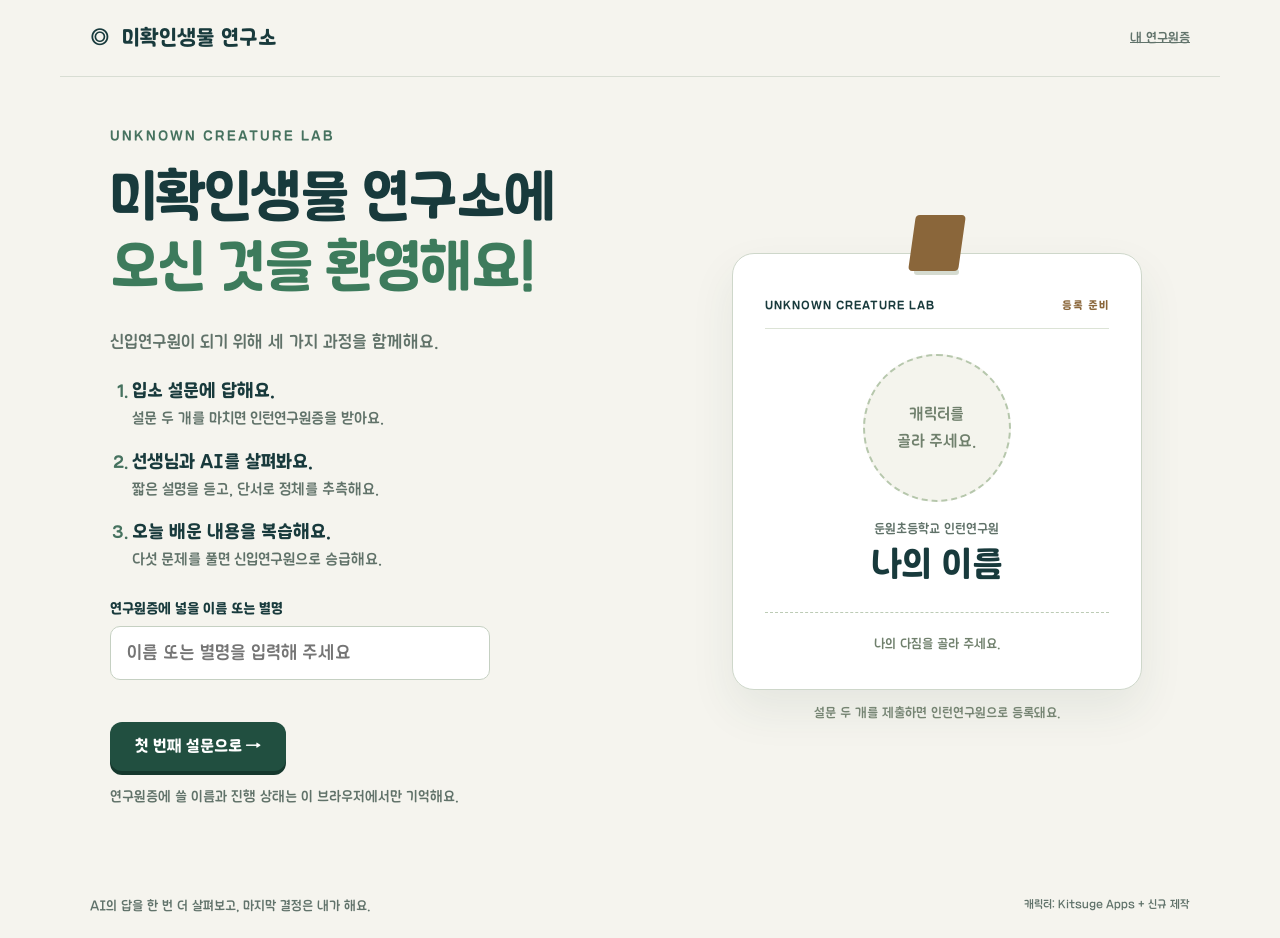
<file: index.html>
<!doctype html>
<html lang="ko"><head><meta charset="utf-8"><meta name="viewport" content="width=device-width,initial-scale=1"><title>미확인생물 연구소 · 신입 연구원 훈련</title><link rel="stylesheet" href="style.css?v=course5-20261012"></head>
<body><header><a class="brand" href="#badge">◎ <span>미확인생물 연구소</span></a><a class="chapter" href="#badge">내 연구원증</a></header><main id="app"></main><footer>AI의 답을 한 번 더 살펴보고, 마지막 결정은 내가 해요. <span>캐릭터: Kitsuge Apps + 신규 제작</span></footer><script src="course-state.js?v=course5-20261012"></script><script src="app.js?v=course5-20261012"></script></body></html>
</file>
<file: style.css>
@font-face{font-family:LaundryGothic;src:url('assets/fonts/laundry-gothic-regular.otf') format('opentype');font-weight:400;font-style:normal;font-display:swap}@font-face{font-family:LaundryGothic;src:url('assets/fonts/laundry-gothic-bold.otf') format('opentype');font-weight:700;font-style:normal;font-display:swap}*{box-sizing:border-box}body{margin:0;background:#f5f4ee;color:#183a3c;font-family:LaundryGothic,'Malgun Gothic',sans-serif}header{max-width:1160px;margin:auto;padding:26px 30px;display:flex;justify-content:space-between;align-items:center;border-bottom:1px solid #d8ddd3}.brand{text-decoration:none;color:inherit;font-size:21px;font-weight:900;display:flex;gap:12px}.chapter{font-size:13px;color:#61736b}main{max-width:1120px;margin:0 auto;min-height:calc(100vh - 162px);padding:52px 30px}footer{max-width:1160px;margin:auto;padding:20px 30px;color:#61736b;font-size:12px;display:flex;justify-content:space-between}.hero,.editor{display:grid;grid-template-columns:1.12fr 1fr;gap:70px;align-items:center}.eyebrow{font-size:13px;letter-spacing:2px;font-weight:800;color:#46725f;margin-bottom:20px}h1{font-size:clamp(32px,4.4vw,57px);line-height:1.25;letter-spacing:-2px;margin:0 0 22px}h2{font-size:32px;line-height:1.4;margin:15px 0 22px;letter-spacing:-1px}p{line-height:1.85;color:#607269;font-size:17px}.accent{color:#3d7b5c}button,input{font:inherit}button{cursor:pointer}button:disabled{cursor:default;opacity:.5}.primary,.secondary{padding:15px 25px;border-radius:12px;font-size:16px;font-weight:800;border:0}.primary{background:#214f40;color:white;box-shadow:0 4px 0 #15382d}.secondary{background:#e7ece2;color:#214f40}.actions{display:flex;gap:12px;flex-wrap:wrap;margin-top:25px}label{display:block;font-size:14px;font-weight:800;margin:24px 0 9px}input{width:100%;max-width:380px;border:1px solid #c5d0c2;border-radius:10px;background:#fff;padding:16px;font-size:18px;color:#183a3c}input:focus{outline:3px solid #a7c8b2}button:focus-visible,a:focus-visible{outline:3px solid #cd941f;outline-offset:4px}.note{font-size:13px;color:#607269;margin-top:14px}.badge-wrap{position:relative;padding-top:38px}.lanyard{position:absolute;top:0;left:calc(50% - 25px);width:50px;height:56px;background:#365f50;transform:skew(-8deg);border-radius:4px;z-index:2}.badge{position:relative;background:white;border:1px solid #ced7ca;border-radius:22px;padding:32px;box-shadow:0 20px 45px #254d3d14;max-width:410px;margin:auto;text-align:center;overflow:hidden}.badge:before{content:'';display:block;margin:-17px auto 24px;width:45px;height:6px;border-radius:8px;background:#d5dbd0}.badge-top{display:flex;justify-content:space-between;align-items:center;font-size:11px;letter-spacing:1px;font-weight:800;border-bottom:1px solid #dce3d6;padding-bottom:16px}.status{color:#3e765d}.portrait{background:#eaf0dc;width:148px;height:148px;border-radius:50%;display:grid;place-items:center;margin:25px auto 20px}.portrait img{width:103px;height:103px}.badge-name{font-size:35px;font-weight:900;overflow-wrap:anywhere;margin:8px 0}.rank{font-size:13px;color:#607269}.badge-line{margin-top:27px;padding-top:20px;border-top:1px dashed #bccbb5;font-size:13px;line-height:1.8}.badge-code{font-size:11px;letter-spacing:2px;color:#84917c;margin-top:18px}.sample-caption{text-align:center;font-size:12px;color:#798775}.quiz{max-width:780px;margin:0 auto}.quiz-top{display:flex;justify-content:space-between;font-size:13px;font-weight:800;color:#4a6d58}.progress{display:flex;gap:8px;margin:15px 0 37px}.progress span{height:6px;flex:1;background:#dce3d5;border-radius:9px}.progress .done{background:#4e7e5e}.question-symbol{font-size:32px}.options{display:grid;gap:12px;margin:27px 0}.option{background:#fff;border:1px solid #ccd6c6;border-radius:13px;display:flex;gap:16px;align-items:center;padding:20px;text-align:left;font-size:17px;color:#24443b;line-height:1.5}.option:hover{border-color:#4e7e5e;background:#f1f5eb}.option b{display:grid;place-items:center;min-width:30px;height:30px;background:#edf1e7;border-radius:8px;font-size:14px}.option.correct{background:#e7f1de;border:2px solid #5c8b58}.option.wrong{background:#fff4e4;border-color:#cc9b53}.feedback{min-height:94px;border-radius:12px;padding:18px 20px;background:#e6eedf;font-size:16px;line-height:1.8;color:#274d39}.feedback.hint{background:#fff0d9;color:#715228}.hidden{display:none!important}.quiz-bottom{display:flex;justify-content:space-between;align-items:center;margin-top:15px}.text-button{border:0;background:none;color:#607269;text-decoration:underline;font-size:13px}.avatars{display:grid;grid-template-columns:repeat(3,1fr);gap:12px;max-width:430px;margin:18px 0}.avatar{border:1px solid #ccd6c6;background:#fff;border-radius:14px;padding:17px 8px;color:#385749;font-size:14px}.avatar img{display:block;width:54px;height:54px;margin:0 auto 10px}.avatar.selected{border:2px solid #3e7253;background:#e8efdd;padding:16px 7px}.success{display:inline-flex;align-items:center;gap:8px;border-radius:30px;background:#e4eed9;color:#426d44;padding:9px 14px;font-size:13px;font-weight:800;margin-bottom:20px}.error{color:#9b452a;font-size:14px;min-height:20px;margin-top:8px}.complete{text-align:center}.complete h1{font-size:38px}.complete .badge-wrap{max-width:410px;margin:30px auto}.complete .actions{justify-content:center}.print-help{font-size:13px}.enter{animation:fade-slide .5s cubic-bezier(.215,.61,.355,1) both}.issued{animation:scale-pop .5s cubic-bezier(.165,.84,.44,1) both}@keyframes fade-slide{from{opacity:0;transform:translateY(24px)}to{opacity:1;transform:translateY(0)}}@keyframes scale-pop{from{transform:scale(0)}to{transform:scale(1)}}@media(prefers-reduced-motion:reduce){.enter,.issued{animation:none}*{scroll-behavior:auto!important}}@media(max-width:740px){header{padding:20px}.brand{font-size:17px}.chapter{display:none}main{padding:35px 20px}.hero,.editor{grid-template-columns:1fr;gap:30px}h1{letter-spacing:-1px}.hero .badge-wrap{max-width:340px;margin:auto;width:100%}.option{padding:17px;font-size:16px}.badge{padding:25px}footer{padding:20px;gap:20px;font-size:10px}h2{font-size:26px}}@media print{@page{size:A4;margin:15mm}header,footer,.complete>h1,.complete>p,.success,.actions,.print-help{display:none!important}main{padding:0;min-height:0}.badge-wrap{width:85mm;max-width:none!important;margin:0 auto!important;padding-top:0}.lanyard{display:none}.badge{box-shadow:none;border:1px solid #aaa;print-color-adjust:exact;-webkit-print-color-adjust:exact}.issued{animation:none}.complete .badge-wrap{margin-top:10mm!important}}

/* Human pixel avatar selection */
.editor{grid-template-columns:1.3fr 1fr;gap:48px;align-items:start}.editor .badge-wrap{position:sticky;top:28px}.avatars{grid-template-columns:repeat(6,1fr);max-width:600px;gap:8px}.avatar{padding:10px 4px;font-size:11px}.avatar img{width:62px;height:62px;image-rendering:pixelated;border-radius:6px;margin-bottom:7px}.avatar.selected{padding:9px 3px}.portrait{overflow:hidden}.portrait img{width:148px;height:148px;image-rendering:pixelated}.editor h1{font-size:43px}.editor p{font-size:15px}.editor label{margin-top:18px}@media(max-width:900px){.avatars{grid-template-columns:repeat(4,1fr)}.avatar img{width:58px;height:58px}.editor{gap:26px}}@media(max-width:740px){.editor{grid-template-columns:1fr}.editor .badge-wrap{position:static}.avatars{max-width:100%;grid-template-columns:repeat(4,1fr)}.avatar img{width:64px;height:64px}.editor h1{font-size:34px}}

/* Casual Avatars */
.avatars{grid-template-columns:repeat(5,1fr);gap:12px}.avatar img{width:76px;height:76px;object-fit:contain;image-rendering:auto;background:#f3f1eb;border-radius:10px}.portrait img{image-rendering:auto;object-fit:contain;width:148px;height:148px}.portrait{background:#f1ecdf}.avatar{font-size:12px;padding:12px 5px}.avatar.selected{padding:11px 4px}@media(max-width:900px){.avatars{grid-template-columns:repeat(3,1fr)}}@media(max-width:740px){.avatars{grid-template-columns:repeat(3,1fr)}}

/* Balanced original classroom avatar set */
.avatars{grid-template-columns:repeat(3,1fr);gap:10px}.avatar-group{grid-column:1/-1;margin:5px 0 0;font-size:13px;color:#58725f;font-weight:800}.avatar img{width:92px;height:92px;background:white}.avatar{padding:10px 4px}.avatar.selected{padding:9px 3px}.portrait img{object-fit:cover}.editor .note{font-size:12px}@media(min-width:1050px){.avatars{grid-template-columns:repeat(6,1fr)}.avatar img{width:64px;height:64px}}

.home-guide{max-width:460px;line-height:1.8;word-break:keep-all}.home-note{font-size:14px;line-height:1.8;word-break:keep-all}.sample-caption{font-size:13px;line-height:1.7;word-break:keep-all}footer{font-size:13px;line-height:1.7;gap:24px}footer>span{font-size:11px;flex-shrink:0}@media(max-width:740px){footer{flex-wrap:wrap;gap:8px}footer>span{font-size:10px}.home-note{font-size:13px}}

/* Sequential researcher course */
.journey{padding-left:22px;margin:20px 0 28px;display:grid;gap:16px;line-height:1.65}.journey li::marker{color:#46725f;font-weight:700}.journey b{display:block;font-size:18px}.journey span{display:block;font-size:15px;color:#607269}.registration,.code-gate{max-width:780px;margin:0 auto}.registration h1,.code-gate h1{font-size:clamp(31px,4vw,47px)}.registration h2{font-size:24px;margin-top:28px}.institution{margin:28px 0;padding:20px 24px;background:#e8eedf;border-left:4px solid #52765a;word-break:keep-all}.institution p{margin:0 0 10px;font-size:15px}.institution strong{font-size:24px;line-height:1.5}.survey-link{display:inline-block;text-decoration:none;margin:0 0 6px}.survey-order{font-size:14px;margin-top:25px}.registration #confirm-survey{max-width:100%;line-height:1.6}.code-gate #code-form{margin:25px 0 32px}.code-gate input{max-width:450px}.course-next{display:flex;gap:12px;justify-content:center;flex-wrap:wrap;margin:28px auto}.badge.intern .status{color:#8a663a}.lanyard.intern{background:#8a663a}.complete h1{font-size:clamp(29px,4vw,38px)}.complete p{word-break:keep-all}.lesson-room{max-width:920px;margin:auto;min-height:calc(100svh - 270px);display:flex;flex-direction:column;justify-content:center;gap:28px}.lesson-room h1{font-size:clamp(30px,4.5vw,52px);margin:8px 0;line-height:1.4;word-break:keep-all}.lesson-copy{font-size:clamp(20px,2.5vw,28px);margin:0;line-height:1.8;word-break:keep-all}.lesson-question{font-size:clamp(18px,2vw,22px);color:#3d7b5c;margin:0;word-break:keep-all}.lesson-controls{display:flex;justify-content:space-between;gap:12px;margin-top:20px}.learning-steps{list-style:none;padding:0;margin:5px 0;display:grid;grid-template-columns:repeat(3,1fr);gap:30px}.learning-steps b{display:block;color:#6a9576;font-size:42px;margin-bottom:10px}.learning-steps span{font-size:23px;line-height:1.5}.observing{overflow:hidden}.observing>header,.observing>footer{display:none}.observing #app{max-width:none;padding:0;margin:0;min-height:0;height:100svh}.observation-frame{display:block;border:0;width:100%;height:100svh}.observation-back{position:fixed;left:8px;bottom:8px;border:0;border-radius:3px;background:#fff9;color:#85694f;opacity:.35;z-index:10;font-size:22px;padding:4px 8px}.observation-back:hover,.observation-back:focus-visible{opacity:1}.editor h1{font-size:clamp(30px,3.5vw,43px);word-break:keep-all}.print-help{max-width:600px;margin:18px auto}.complete>.error{max-width:600px;margin:10px auto}.code-gate .error{max-width:450px}.registration .primary,.code-gate .primary{line-height:1.6}@media(max-width:740px){.learning-steps{grid-template-columns:1fr;gap:20px}.learning-steps li{display:flex;align-items:center;gap:15px}.learning-steps b{font-size:30px;min-width:45px;margin:0}.learning-steps span{font-size:20px}.lesson-room{gap:24px}.institution strong{font-size:21px}.journey{margin-bottom:20px}.quiz-bottom{gap:15px;flex-wrap:wrap}.course-next button{width:100%}}@media print{.course-next,#restart,.observation-back{display:none!important}}

h1[tabindex]:focus,h2[tabindex]:focus{outline:none}

.portrait.unselected{background:#f4f4ed;border:2px dashed #b6c7ac}.portrait-placeholder{font-size:16px;line-height:1.7;color:#70806d}.motto-placeholder{font-size:13px;color:#70806d}.badge-date{font-size:12px;letter-spacing:1px;color:#84917c;margin-top:22px}.motto-choices{border:0;padding:0;margin:28px 0 20px;min-width:0}.motto-choices legend{font-size:15px;font-weight:700;margin-bottom:12px}.motto-choice{display:flex;align-items:center;gap:12px;margin:0 0 10px;padding:14px 16px;border:1px solid #ccd6c6;border-radius:12px;background:#fff;cursor:pointer;font-size:15px;line-height:1.65;font-weight:400}.motto-choice input{width:18px;height:18px;min-width:18px;margin:0;padding:0;accent-color:#3e7253}.motto-choice:has(input:checked){border:2px solid #3e7253;background:#e8efdd;padding:13px 15px}

.materials-room{max-width:920px;margin:auto}.material-files{display:grid;grid-template-columns:1fr 1fr;gap:18px;margin:32px 0}.material-file{background:#fff;border:1px solid #ccd6c6;border-radius:16px;padding:26px;display:flex;flex-direction:column;align-items:flex-start}.material-file h2{font-size:27px;margin:0 0 10px}.material-file p{font-size:15px;margin:0 0 22px}.material-file .material-tag{font-size:12px;font-weight:700;letter-spacing:1px;color:#6d7e69;margin-bottom:13px}.material-download{text-decoration:none;display:inline-block;margin-top:auto}.material-help{margin-bottom:25px}@media(max-width:600px){.material-files{grid-template-columns:1fr}.material-file{padding:22px}}

.audio-room{color:#5a3521}.audio-room .eyebrow,.audio-room .accent,.audio-room .material-tag{color:#8d6f56}.audio-room p{color:#595959}.audio-room h2{color:#5a3521}.audio-room .primary{background:#8d6f56;box-shadow:0 4px 0 #5a3521}.audio-room .secondary{background:#ece2d8;color:#5a3521}.audio-room .text-button{color:#8d6f56}.audio-room .material-file{border-color:#d8c8ba}.audio-room input{border-color:#bba18b;color:#5a3521}.audio-room input:focus{outline-color:#d8c8ba}.audio-materials header,.audio-materials footer{color:#5a3521}.audio-files{grid-template-columns:repeat(2,1fr)}@media(max-width:740px){.audio-files{grid-template-columns:1fr}}
</file>
